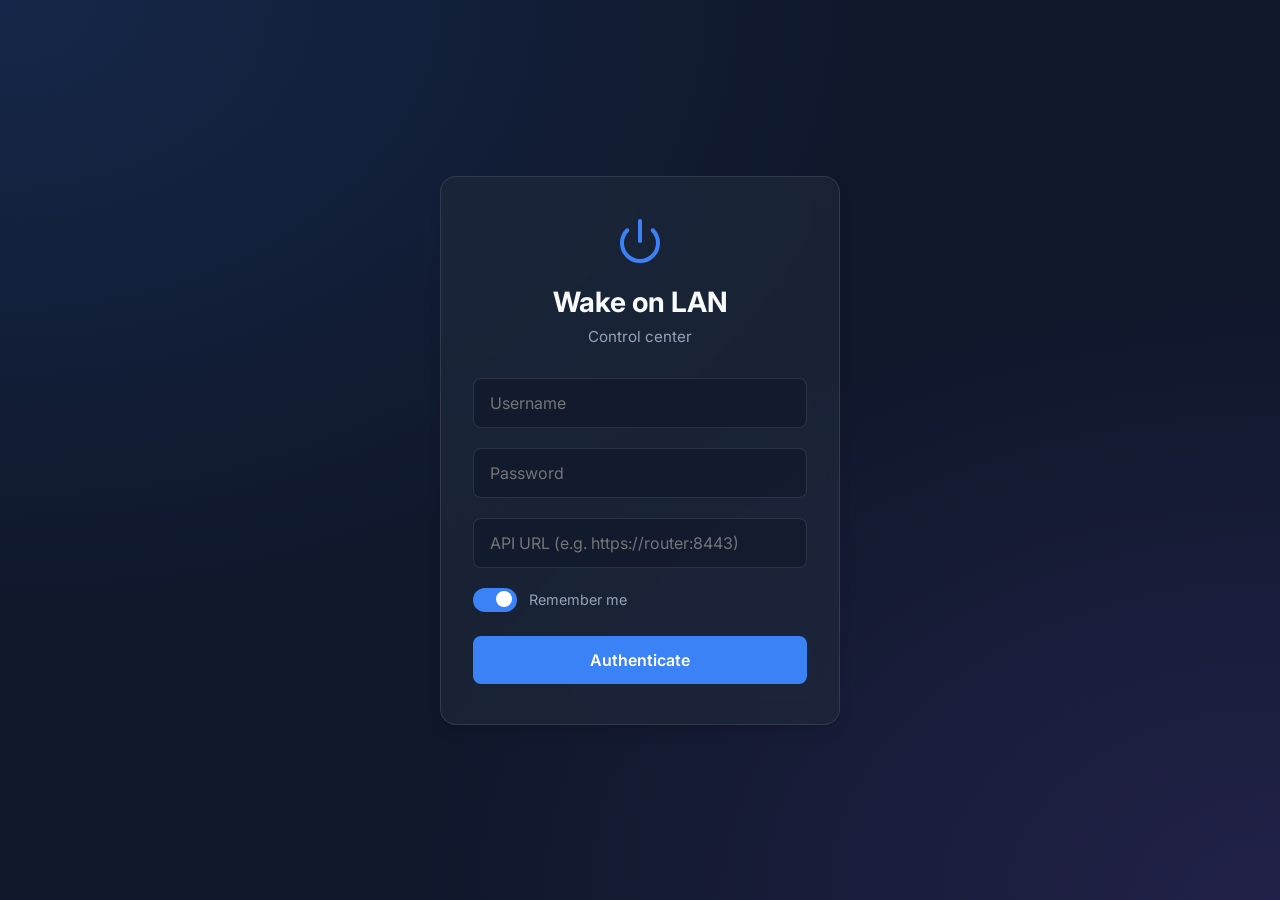
<file: index.html>
<!DOCTYPE html>
<html lang="en">

<head>
    <meta charset="UTF-8">
    <meta name="viewport" content="width=device-width, initial-scale=1.0">
    <title>WOL Control Center</title>
    <!-- Modern Google Font -->
    <link href="https://fonts.googleapis.com/css2?family=Inter:wght@400;500;600;700&display=swap" rel="stylesheet">
    <link rel="stylesheet" href="styles.css?v=v0.1.7">
    <link rel="icon" type="image/svg+xml" href="favicon.svg">
    <link rel="manifest" href="manifest.json">
    <meta name="theme-color" content="#0f172a">
    <script src="app.js?v=v0.1.7" defer></script>
</head>

<body>
    <div id="app">
        <!-- Login View -->
        <div id="login-view" class="view active">
            <div class="glass-panel login-panel">
                <div class="logo">
                    <svg viewBox="0 0 24 24" width="48" height="48" stroke="currentColor" stroke-width="2" fill="none"
                        stroke-linecap="round" stroke-linejoin="round" class="icon">
                        <path d="M18.36 6.64a9 9 0 1 1-12.73 0"></path>
                        <line x1="12" y1="2" x2="12" y2="12"></line>
                    </svg>
                </div>
                <h2>Wake on LAN</h2>
                <p class="subtitle">Control center</p>

                <form id="login-form">
                    <div class="input-group">
                        <input type="text" id="username" placeholder="Username" required>
                    </div>
                    <div class="input-group">
                        <input type="password" id="password" placeholder="Password" required>
                    </div>
                    <div class="input-group">
                        <input type="text" id="api-url" placeholder="API URL (e.g. https://router:8443)" required>
                    </div>
                    <label class="remember-me">
                        <input type="checkbox" id="remember-me" checked>
                        <span class="toggle-switch"></span>
                        <span class="remember-text">Remember me</span>
                    </label>
                    <button type="submit" class="btn btn-primary" id="login-btn">
                        <span class="btn-text">Authenticate</span>
                        <div class="spinner hidden"></div>
                    </button>
                    <div id="login-error" class="error-message"></div>
                </form>
            </div>
        </div>

        <!-- Dashboard View -->
        <div id="dashboard-view" class="view">
            <header class="dashboard-header">
                <div class="header-content">
                    <div class="logo-small">
                        <svg viewBox="0 0 24 24" width="24" height="24" stroke="currentColor" stroke-width="2"
                            fill="none" stroke-linecap="round" stroke-linejoin="round">
                            <path d="M18.36 6.64a9 9 0 1 1-12.73 0"></path>
                            <line x1="12" y1="2" x2="12" y2="12"></line>
                        </svg>
                        <h1>WOL Dashboard</h1>
                    </div>
                    <div class="user-menu-container">
                        <button id="user-menu-btn" class="btn btn-outline user-menu-btn">
                            <svg viewBox="0 0 24 24" width="16" height="16" stroke="currentColor" stroke-width="2"
                                fill="none" stroke-linecap="round" stroke-linejoin="round">
                                <path d="M20 21v-2a4 4 0 0 0-4-4H8a4 4 0 0 0-4 4v2"></path>
                                <circle cx="12" cy="7" r="4"></circle>
                            </svg>
                            <span id="display-username">User</span>
                            <svg id="menu-chevron" class="chevron" viewBox="0 0 24 24" width="14" height="14"
                                stroke="currentColor" stroke-width="2" fill="none" stroke-linecap="round"
                                stroke-linejoin="round">
                                <polyline points="6 9 12 15 18 9"></polyline>
                            </svg>
                        </button>
                        <div id="user-dropdown" class="dropdown-menu glass-panel hidden">
                            <div class="dropdown-header">
                                <div class="dropdown-header-title">
                                    <span class="dropdown-label">API Server</span>
                                    <span class="version-badge">v0.1.7</span>
                                </div>
                                <p class="dropdown-api-url" id="display-api-url">...</p>
                            </div>
                            <div class="dropdown-divider"></div>
                            <a href="https://github.com/Mat1RX/WakeOnLan-Control-Center" target="_blank"
                                class="btn btn-outline btn-full btn-sm">
                                <svg viewBox="0 0 24 24" width="16" height="16" stroke="currentColor" stroke-width="2"
                                    fill="none" stroke-linecap="round" stroke-linejoin="round">
                                    <path
                                        d="M9 19c-5 1.5-5-2.5-7-3m14 6v-3.87a3.37 3.37 0 0 0-.94-2.61c3.14-.35 6.44-1.54 6.44-7A5.44 5.44 0 0 0 20 4.77 5.07 5.07 0 0 0 19.91 1S18.73.65 16 2.48a13.38 13.38 0 0 0-7 0C6.27.65 5.09 1 5.09 1A5.07 5.07 0 0 0 5 4.77a5.44 5.44 0 0 0-1.5 3.78c0 5.42 3.3 6.61 6.44 7A3.37 3.37 0 0 0 9 18.13V22">
                                    </path>
                                </svg>
                                GitHub Repository
                            </a>
                            <button id="logout-btn" class="btn btn-danger btn-full btn-sm">
                                <svg viewBox="0 0 24 24" width="16" height="16" stroke="currentColor" stroke-width="2"
                                    fill="none" stroke-linecap="round" stroke-linejoin="round">
                                    <path d="M9 21H5a2 2 0 0 1-2-2V5a2 2 0 0 1 2-2h4"></path>
                                    <polyline points="16 17 21 12 16 7"></polyline>
                                    <line x1="21" y1="12" x2="9" y2="12"></line>
                                </svg>
                                Logout
                            </button>
                        </div>
                    </div>
                </div>
            </header>

            <main class="dashboard-main">
                <div class="panel-header">
                    <h2>Devices</h2>
                    <button id="refresh-all-btn" class="btn btn-secondary btn-sm">
                        <svg viewBox="0 0 24 24" width="16" height="16" stroke="currentColor" stroke-width="2"
                            fill="none" stroke-linecap="round" stroke-linejoin="round">
                            <polyline points="23 4 23 10 17 10"></polyline>
                            <polyline points="1 20 1 14 7 14"></polyline>
                            <path d="M3.51 9a9 9 0 0 1 14.85-3.36L23 10M1 14l4.64 4.36A9 9 0 0 0 20.49 15"></path>
                        </svg>
                        Refresh All
                    </button>
                </div>
                <div id="devices-list" class="devices-grid">
                    <!-- Devices will be injected here by JS -->
                    <div class="loading-state">
                        <div class="spinner"></div>
                        <p>Loading devices...</p>
                    </div>
                </div>
            </main>
        </div>
    </div>

    <!-- Template for Device Card -->
    <template id="device-card-template">
        <div class="device-card glass-panel">
            <div class="device-info">
                <h3 class="device-name">Device Name</h3>
                <div class="status-indicator">
                    <span class="status-dot offline"></span>
                    <span class="status-text">Checking status...</span>
                </div>
            </div>
            <div class="device-actions">
                <button class="btn btn-primary btn-wake">Wake Up</button>
                <button class="btn btn-icon btn-refresh" title="Check Status">
                    <svg viewBox="0 0 24 24" width="18" height="18" stroke="currentColor" stroke-width="2" fill="none"
                        stroke-linecap="round" stroke-linejoin="round">
                        <path d="M21.5 2v6h-6M2.5 22v-6h6M2 11.5a10 10 0 0 1 18.8-4.3M22 12.5a10 10 0 0 1-18.8 4.2" />
                    </svg>
                </button>
            </div>
        </div>
    </template>

    <div id="toast-container" class="toast-container"></div>
</body>

</html>
</file>
<file: styles.css>
:root {
    /* Background */
    --bg-color: #0f172a;
    --header-bg: rgba(15, 23, 42, 0.8);
    --input-bg: rgba(15, 23, 42, 0.6);
    --code-bg: rgba(0, 0, 0, 0.2);

    /* Panels / Glass */
    --panel-bg: rgba(30, 41, 59, 0.7);
    --panel-border: rgba(255, 255, 255, 0.1);

    /* Text */
    --text-primary: #f8fafc;
    --text-secondary: #94a3b8;
    --text-white: #ffffff;

    /* Brand Colors */
    --primary-color: #3b82f6;
    --primary-hover: #2563eb;
    --primary-glow: rgba(59, 130, 246, 0.15);
    --primary-subtle: rgba(59, 130, 246, 0.2);
    --primary-ring: rgba(59, 130, 246, 0.25);

    /* Accent (purple gradient) */
    --accent-color: rgba(139, 92, 246, 0.15);

    /* Semantic */
    --success-color: #10b981;
    --success-glow: rgba(16, 185, 129, 0.6);
    --warning-color: #f59e0b;
    --warning-glow: rgba(245, 158, 11, 0.6);
    --danger-color: #ef4444;
    --danger-hover: #dc2626;
    --danger-subtle: rgba(239, 68, 68, 0.1);
    --danger-border: rgba(239, 68, 68, 0.2);
    --danger-glow: rgba(239, 68, 68, 0.3);
    --offline-color: #64748b;

    /* Surfaces */
    --surface-hover: rgba(255, 255, 255, 0.05);
    --surface-subtle: rgba(255, 255, 255, 0.1);
    --surface-medium: rgba(255, 255, 255, 0.15);

    /* Spinner */
    --spinner-track: rgba(255, 255, 255, 0.3);

    /* Shadows */
    --shadow: 0 4px 6px -1px rgba(0, 0, 0, 0.1), 0 2px 4px -1px rgba(0, 0, 0, 0.06);
    --shadow-lg: 0 10px 15px -3px rgba(0, 0, 0, 0.1), 0 4px 6px -2px rgba(0, 0, 0, 0.05);
    --shadow-card: 0 15px 25px -5px rgba(0, 0, 0, 0.15), 0 8px 10px -6px rgba(0, 0, 0, 0.1);
    --shadow-danger: 0 4px 12px var(--danger-glow);
}

* {
    margin: 0;
    padding: 0;
    box-sizing: border-box;
}

body {
    font-family: 'Inter', -apple-system, BlinkMacSystemFont, 'Segoe UI', Roboto, Helvetica, Arial, sans-serif;
    background-color: var(--bg-color);
    background-image:
        radial-gradient(at 0% 0%, var(--primary-glow) 0px, transparent 50%),
        radial-gradient(at 100% 100%, var(--accent-color) 0px, transparent 50%);
    background-attachment: fixed;
    color: var(--text-primary);
    min-height: 100vh;
    display: flex;
    flex-direction: column;
}

#app {
    flex: 1;
    display: flex;
    flex-direction: column;
    opacity: 0;
    transition: opacity 0.35s ease;
}

#app.visible {
    opacity: 1;
}

/* View Management */
.view {
    display: none;
    flex: 1;
    animation: fadeIn 0.3s ease-in-out;
}

.view.active {
    display: flex;
    flex-direction: column;
}

@keyframes fadeIn {
    from { opacity: 0; transform: translateY(10px); }
    to { opacity: 1; transform: translateY(0); }
}

/* Glassmorphism Common */
.glass-panel {
    background: var(--panel-bg);
    backdrop-filter: blur(12px);
    -webkit-backdrop-filter: blur(12px);
    border: 1px solid var(--panel-border);
    border-radius: 16px;
    box-shadow: var(--shadow-lg);
}

/* --- Login View --- */
#login-view {
    justify-content: center;
    align-items: center;
    padding: 2rem;
}

.login-panel {
    width: 100%;
    max-width: 400px;
    padding: 2.5rem 2rem;
    text-align: center;
}

.logo {
    color: var(--primary-color);
    margin-bottom: 1rem;
}

.login-panel h2 {
    font-size: 1.75rem;
    font-weight: 700;
    margin-bottom: 0.5rem;
}

.login-panel .subtitle {
    color: var(--text-secondary);
    margin-bottom: 2rem;
    font-size: 0.95rem;
}

.input-group {
    margin-bottom: 1.25rem;
}

input {
    width: 100%;
    padding: 0.875rem 1rem;
    background: var(--input-bg);
    border: 1px solid var(--panel-border);
    border-radius: 8px;
    color: var(--text-primary);
    font-size: 1rem;
    transition: all 0.2s;
    font-family: inherit;
}

input:focus {
    outline: none;
    border-color: var(--primary-color);
    box-shadow: 0 0 0 2px var(--primary-ring);
}

.error-message {
    color: var(--danger-color);
    font-size: 0.875rem;
    text-align: center;
    display: none;
    margin-top: 1rem;
}

.error-message:not(:empty) {
    display: block;
}

.remember-me {
    display: flex;
    align-items: center;
    justify-content: flex-start;
    gap: 0.75rem;
    cursor: pointer;
    font-size: 0.9rem;
    color: var(--text-secondary);
    user-select: none;
    margin-bottom: 1.5rem;
    transition: color 0.2s;
    width: 100%;
}

.remember-me:hover {
    color: var(--text-primary);
}

.remember-me input {
    display: none;
}

.toggle-switch {
    position: relative;
    width: 44px;
    height: 24px;
    background: rgba(255, 255, 255, 0.08);
    border: 1px solid var(--border-color);
    border-radius: 24px;
    transition: all 0.3s ease;
}

.toggle-switch::after {
    content: "";
    position: absolute;
    top: 3px;
    left: 3px;
    width: 16px;
    height: 16px;
    background: var(--text-secondary);
    border-radius: 50%;
    transition: all 0.3s cubic-bezier(0.68, -0.55, 0.265, 1.55);
}

.remember-me input:checked + .toggle-switch {
    background: var(--primary-color);
    border-color: var(--primary-color);
}

.remember-me input:checked + .toggle-switch::after {
    left: 23px;
    background: white;
}


/* --- Buttons --- */
.btn {
    display: inline-flex;
    align-items: center;
    justify-content: center;
    gap: 0.5rem;
    padding: 0.875rem 1.5rem;
    border: none;
    border-radius: 8px;
    font-size: 1rem;
    font-weight: 600;
    cursor: pointer;
    transition: all 0.2s;
    font-family: inherit;
    text-decoration: none;
}

.btn:disabled {
    opacity: 0.7;
    cursor: not-allowed;
}

.btn-primary {
    width: 100%;
    background-color: var(--primary-color);
    color: var(--text-white);
}

.btn-primary:hover:not(:disabled) {
    background-color: var(--primary-hover);
    transform: translateY(-1px);
}

.btn-secondary {
    background-color: var(--surface-subtle);
    color: var(--text-primary);
}

.btn-secondary:hover:not(:disabled) {
    background-color: var(--surface-medium);
}

.btn-outline {
    background: transparent;
    border: 1px solid var(--panel-border);
    color: var(--text-primary);
}

.btn-outline:hover {
    background: var(--surface-hover);
}

.btn-danger {
    background: var(--danger-subtle);
    border: 1px solid var(--danger-border);
    color: var(--danger-color);
}

.btn-danger:hover:not(:disabled) {
    background-color: var(--danger-color);
    color: var(--text-white);
    transform: translateY(-1px);
    box-shadow: var(--shadow-danger);
}

.btn-sm {
    padding: 0.5rem 1rem;
    font-size: 0.875rem;
}

.btn-icon {
    padding: 0.6rem;
    background: var(--surface-hover);
    color: var(--text-secondary);
    border-radius: 8px;
}

.btn-icon:hover:not(:disabled) {
    background: var(--surface-subtle);
    color: var(--text-primary);
}

.btn-full {
    width: 100%;
}

/* --- Spinner --- */
.spinner {
    width: 20px;
    height: 20px;
    border: 2px solid var(--spinner-track);
    border-radius: 50%;
    border-top-color: var(--text-white);
    animation: spin 0.8s linear infinite;
}

.spinner.hidden {
    display: none;
}

@keyframes spin {
    to { transform: rotate(360deg); }
}

/* --- Dashboard View --- */
.dashboard-header {
    background: var(--header-bg);
    backdrop-filter: blur(8px);
    border-bottom: 1px solid var(--panel-border);
    padding: 1rem 2rem;
    position: sticky;
    top: 0;
    z-index: 10;
}

.header-content {
    max-width: 1000px;
    margin: 0 auto;
    display: flex;
    justify-content: space-between;
    align-items: center;
}

.logo-small {
    display: flex;
    align-items: center;
    gap: 0.75rem;
    color: var(--text-primary);
}

.logo-small h1 {
    font-size: 1.25rem;
    font-weight: 600;
}

.logo-small svg {
    color: var(--primary-color);
}

.dashboard-main {
    flex: 1;
    padding: 2rem;
    max-width: 1040px;
    margin: 0 auto;
    width: 100%;
}

.panel-header {
    display: flex;
    justify-content: space-between;
    align-items: center;
    margin-bottom: 1.5rem;
}

.panel-header h2 {
    font-size: 1.5rem;
    font-weight: 600;
}

/* Devices Grid */
.devices-grid {
    display: grid;
    grid-template-columns: repeat(auto-fill, minmax(300px, 1fr));
    gap: 1.5rem;
}

.loading-state {
    grid-column: 1 / -1;
    display: flex;
    flex-direction: column;
    align-items: center;
    justify-content: center;
    padding: 4rem 2rem;
    color: var(--text-secondary);
    gap: 1rem;
}

.device-card {
    padding: 1.5rem;
    display: flex;
    flex-direction: column;
    gap: 1.5rem;
    transition: transform 0.2s, box-shadow 0.2s;
}

.device-card:hover {
    transform: translateY(-2px);
    box-shadow: var(--shadow-card);
}

.device-info {
    display: flex;
    flex-direction: column;
    gap: 0.5rem;
}

.device-name {
    font-size: 1.25rem;
    font-weight: 600;
    word-break: break-all;
}

.status-indicator {
    display: flex;
    align-items: center;
    gap: 0.5rem;
    font-size: 0.9rem;
    color: var(--text-secondary);
}

.status-dot {
    width: 10px;
    height: 10px;
    border-radius: 50%;
}

.status-dot.online {
    background-color: var(--success-color);
    box-shadow: 0 0 8px var(--success-glow);
}

.status-dot.offline {
    background-color: var(--offline-color);
}

.status-dot.waking {
    background-color: var(--warning-color);
    box-shadow: 0 0 8px var(--warning-glow);
    animation: pulse 1.5s infinite;
}

@keyframes pulse {
    0% { transform: scale(0.95); opacity: 0.8; }
    50% { transform: scale(1.1); opacity: 1; }
    100% { transform: scale(0.95); opacity: 0.8; }
}

.device-actions {
    display: flex;
    gap: 0.75rem;
    margin-top: auto;
}

.device-actions .btn-wake {
    flex: 1;
}

@media (max-width: 600px) {
    .dashboard-header {
        padding: 1rem;
    }
    .dashboard-main {
        padding: 1rem;
    }
    .devices-grid {
        grid-template-columns: 1fr;
    }
}

/* --- User Menu --- */
.user-menu-container {
    position: relative;
}

.user-menu-btn {
    display: inline-flex;
    align-items: center;
    padding: 0.5rem 1rem;
    gap: 0.5rem;
}

#display-username {
    max-width: 120px;
    overflow: hidden;
    text-overflow: ellipsis;
    white-space: nowrap;
}

.user-menu-btn .chevron {
    transition: transform 0.2s;
}

.user-menu-btn.open .chevron {
    transform: rotate(180deg);
}

.dropdown-menu {
    position: absolute;
    top: calc(100% + 0.5rem);
    right: 0;
    min-width: 240px;
    padding: 1.25rem;
    display: flex;
    flex-direction: column;
    gap: 0.75rem;
    transform-origin: top right;
    transition: opacity 0.2s, transform 0.2s, visibility 0.2s;
    opacity: 1;
    visibility: visible;
    transform: scale(1);
    z-index: 50;
}

.dropdown-menu.hidden {
    opacity: 0;
    visibility: hidden;
    transform: scale(0.95);
    pointer-events: none;
}

.dropdown-header {
    display: flex;
    flex-direction: column;
    gap: 0.5rem;
    margin-bottom: 0.25rem;
}

.dropdown-header-title {
    display: flex;
    justify-content: space-between;
    align-items: center;
}

.dropdown-label {
    font-size: 0.75rem;
    text-transform: uppercase;
    letter-spacing: 0.05em;
    color: var(--text-secondary);
}

.version-badge {
    font-size: 0.7rem;
    font-weight: 600;
    padding: 0.15rem 0.4rem;
    background: var(--primary-subtle);
    color: var(--primary-color);
    border-radius: 4px;
    letter-spacing: 0.05em;
}

.dropdown-api-url {
    font-size: 0.85rem;
    color: var(--text-primary);
    word-break: break-all;
    font-family: monospace;
    background: var(--code-bg);
    padding: 0.5rem;
    border-radius: 6px;
    border: 1px solid var(--panel-border);
}

.dropdown-divider {
    height: 1px;
    background: var(--panel-border);
    margin: 0.25rem -1.25rem;
}

/* --- Toast Notifications --- */
.toast-container {
    position: fixed;
    bottom: 1.5rem;
    right: 1.5rem;
    z-index: 200;
    display: flex;
    flex-direction: column;
    gap: 0.5rem;
    pointer-events: none;
}

.toast {
    background: var(--panel-bg);
    backdrop-filter: blur(12px);
    -webkit-backdrop-filter: blur(12px);
    border: 1px solid var(--panel-border);
    border-radius: 10px;
    padding: 0.75rem 1rem;
    max-width: 320px;
    font-size: 0.875rem;
    font-weight: 500;
    color: var(--text-primary);
    box-shadow: var(--shadow-lg);
    opacity: 0;
    transform: translateX(1rem);
    transition: opacity 0.3s ease, transform 0.3s ease;
    pointer-events: auto;
}

.toast.toast-visible {
    opacity: 1;
    transform: translateX(0);
}

.toast.toast-error {
    border-color: var(--danger-border);
    background: rgba(239, 68, 68, 0.08);
    color: var(--danger-color);
}

.toast.toast-success {
    border-color: rgba(16, 185, 129, 0.3);
    background: rgba(16, 185, 129, 0.08);
    color: var(--success-color);
}

.toast.toast-warning {
    border-color: rgba(245, 158, 11, 0.3);
    background: rgba(245, 158, 11, 0.08);
    color: var(--warning-color);
}
</file>
<file: frontend/styles.css>
:root {
    /* Background */
    --bg-color: #0f172a;
    --header-bg: rgba(15, 23, 42, 0.8);
    --input-bg: rgba(15, 23, 42, 0.6);
    --code-bg: rgba(0, 0, 0, 0.2);

    /* Panels / Glass */
    --panel-bg: rgba(30, 41, 59, 0.7);
    --panel-border: rgba(255, 255, 255, 0.1);

    /* Text */
    --text-primary: #f8fafc;
    --text-secondary: #94a3b8;
    --text-white: #ffffff;

    /* Brand Colors */
    --primary-color: #3b82f6;
    --primary-hover: #2563eb;
    --primary-glow: rgba(59, 130, 246, 0.15);
    --primary-subtle: rgba(59, 130, 246, 0.2);
    --primary-ring: rgba(59, 130, 246, 0.25);

    /* Accent (purple gradient) */
    --accent-color: rgba(139, 92, 246, 0.15);

    /* Semantic */
    --success-color: #10b981;
    --success-glow: rgba(16, 185, 129, 0.6);
    --warning-color: #f59e0b;
    --warning-glow: rgba(245, 158, 11, 0.6);
    --danger-color: #ef4444;
    --danger-hover: #dc2626;
    --danger-subtle: rgba(239, 68, 68, 0.1);
    --danger-border: rgba(239, 68, 68, 0.2);
    --danger-glow: rgba(239, 68, 68, 0.3);
    --offline-color: #64748b;

    /* Surfaces */
    --surface-hover: rgba(255, 255, 255, 0.05);
    --surface-subtle: rgba(255, 255, 255, 0.1);
    --surface-medium: rgba(255, 255, 255, 0.15);

    /* Spinner */
    --spinner-track: rgba(255, 255, 255, 0.3);

    /* Shadows */
    --shadow: 0 4px 6px -1px rgba(0, 0, 0, 0.1), 0 2px 4px -1px rgba(0, 0, 0, 0.06);
    --shadow-lg: 0 10px 15px -3px rgba(0, 0, 0, 0.1), 0 4px 6px -2px rgba(0, 0, 0, 0.05);
    --shadow-card: 0 15px 25px -5px rgba(0, 0, 0, 0.15), 0 8px 10px -6px rgba(0, 0, 0, 0.1);
    --shadow-danger: 0 4px 12px var(--danger-glow);
}

* {
    margin: 0;
    padding: 0;
    box-sizing: border-box;
}

body {
    font-family: 'Inter', -apple-system, BlinkMacSystemFont, 'Segoe UI', Roboto, Helvetica, Arial, sans-serif;
    background-color: var(--bg-color);
    background-image:
        radial-gradient(at 0% 0%, var(--primary-glow) 0px, transparent 50%),
        radial-gradient(at 100% 100%, var(--accent-color) 0px, transparent 50%);
    background-attachment: fixed;
    color: var(--text-primary);
    min-height: 100vh;
    display: flex;
    flex-direction: column;
}

#app {
    flex: 1;
    display: flex;
    flex-direction: column;
    opacity: 0;
    transition: opacity 0.35s ease;
}

#app.visible {
    opacity: 1;
}

/* View Management */
.view {
    display: none;
    flex: 1;
    animation: fadeIn 0.3s ease-in-out;
}

.view.active {
    display: flex;
    flex-direction: column;
}

@keyframes fadeIn {
    from { opacity: 0; transform: translateY(10px); }
    to { opacity: 1; transform: translateY(0); }
}

/* Glassmorphism Common */
.glass-panel {
    background: var(--panel-bg);
    backdrop-filter: blur(12px);
    -webkit-backdrop-filter: blur(12px);
    border: 1px solid var(--panel-border);
    border-radius: 16px;
    box-shadow: var(--shadow-lg);
}

/* --- Login View --- */
#login-view {
    justify-content: center;
    align-items: center;
    padding: 2rem;
}

.login-panel {
    width: 100%;
    max-width: 400px;
    padding: 2.5rem 2rem;
    text-align: center;
}

.logo {
    color: var(--primary-color);
    margin-bottom: 1rem;
}

.login-panel h2 {
    font-size: 1.75rem;
    font-weight: 700;
    margin-bottom: 0.5rem;
}

.login-panel .subtitle {
    color: var(--text-secondary);
    margin-bottom: 2rem;
    font-size: 0.95rem;
}

.input-group {
    margin-bottom: 1.25rem;
}

input {
    width: 100%;
    padding: 0.875rem 1rem;
    background: var(--input-bg);
    border: 1px solid var(--panel-border);
    border-radius: 8px;
    color: var(--text-primary);
    font-size: 1rem;
    transition: all 0.2s;
    font-family: inherit;
}

input:focus {
    outline: none;
    border-color: var(--primary-color);
    box-shadow: 0 0 0 2px var(--primary-ring);
}

.error-message {
    color: var(--danger-color);
    font-size: 0.875rem;
    text-align: center;
    display: none;
    margin-top: 1rem;
}

.error-message:not(:empty) {
    display: block;
}

.remember-me {
    display: flex;
    align-items: center;
    justify-content: flex-start;
    gap: 0.75rem;
    cursor: pointer;
    font-size: 0.9rem;
    color: var(--text-secondary);
    user-select: none;
    margin-bottom: 1.5rem;
    transition: color 0.2s;
    width: 100%;
}

.remember-me:hover {
    color: var(--text-primary);
}

.remember-me input {
    display: none;
}

.toggle-switch {
    position: relative;
    width: 44px;
    height: 24px;
    background: rgba(255, 255, 255, 0.08);
    border: 1px solid var(--border-color);
    border-radius: 24px;
    transition: all 0.3s ease;
}

.toggle-switch::after {
    content: "";
    position: absolute;
    top: 3px;
    left: 3px;
    width: 16px;
    height: 16px;
    background: var(--text-secondary);
    border-radius: 50%;
    transition: all 0.3s cubic-bezier(0.68, -0.55, 0.265, 1.55);
}

.remember-me input:checked + .toggle-switch {
    background: var(--primary-color);
    border-color: var(--primary-color);
}

.remember-me input:checked + .toggle-switch::after {
    left: 23px;
    background: white;
}


/* --- Buttons --- */
.btn {
    display: inline-flex;
    align-items: center;
    justify-content: center;
    gap: 0.5rem;
    padding: 0.875rem 1.5rem;
    border: none;
    border-radius: 8px;
    font-size: 1rem;
    font-weight: 600;
    cursor: pointer;
    transition: all 0.2s;
    font-family: inherit;
    text-decoration: none;
}

.btn:disabled {
    opacity: 0.7;
    cursor: not-allowed;
}

.btn-primary {
    width: 100%;
    background-color: var(--primary-color);
    color: var(--text-white);
}

.btn-primary:hover:not(:disabled) {
    background-color: var(--primary-hover);
    transform: translateY(-1px);
}

.btn-secondary {
    background-color: var(--surface-subtle);
    color: var(--text-primary);
}

.btn-secondary:hover:not(:disabled) {
    background-color: var(--surface-medium);
}

.btn-outline {
    background: transparent;
    border: 1px solid var(--panel-border);
    color: var(--text-primary);
}

.btn-outline:hover {
    background: var(--surface-hover);
}

.btn-danger {
    background: var(--danger-subtle);
    border: 1px solid var(--danger-border);
    color: var(--danger-color);
}

.btn-danger:hover:not(:disabled) {
    background-color: var(--danger-color);
    color: var(--text-white);
    transform: translateY(-1px);
    box-shadow: var(--shadow-danger);
}

.btn-sm {
    padding: 0.5rem 1rem;
    font-size: 0.875rem;
}

.btn-icon {
    padding: 0.6rem;
    background: var(--surface-hover);
    color: var(--text-secondary);
    border-radius: 8px;
}

.btn-icon:hover:not(:disabled) {
    background: var(--surface-subtle);
    color: var(--text-primary);
}

.btn-full {
    width: 100%;
}

/* --- Spinner --- */
.spinner {
    width: 20px;
    height: 20px;
    border: 2px solid var(--spinner-track);
    border-radius: 50%;
    border-top-color: var(--text-white);
    animation: spin 0.8s linear infinite;
}

.spinner.hidden {
    display: none;
}

@keyframes spin {
    to { transform: rotate(360deg); }
}

/* --- Dashboard View --- */
.dashboard-header {
    background: var(--header-bg);
    backdrop-filter: blur(8px);
    border-bottom: 1px solid var(--panel-border);
    padding: 1rem 2rem;
    position: sticky;
    top: 0;
    z-index: 10;
}

.header-content {
    max-width: 1000px;
    margin: 0 auto;
    display: flex;
    justify-content: space-between;
    align-items: center;
}

.logo-small {
    display: flex;
    align-items: center;
    gap: 0.75rem;
    color: var(--text-primary);
}

.logo-small h1 {
    font-size: 1.25rem;
    font-weight: 600;
}

.logo-small svg {
    color: var(--primary-color);
}

.dashboard-main {
    flex: 1;
    padding: 2rem;
    max-width: 1040px;
    margin: 0 auto;
    width: 100%;
}

.panel-header {
    display: flex;
    justify-content: space-between;
    align-items: center;
    margin-bottom: 1.5rem;
}

.panel-header h2 {
    font-size: 1.5rem;
    font-weight: 600;
}

/* Devices Grid */
.devices-grid {
    display: grid;
    grid-template-columns: repeat(auto-fill, minmax(300px, 1fr));
    gap: 1.5rem;
}

.loading-state {
    grid-column: 1 / -1;
    display: flex;
    flex-direction: column;
    align-items: center;
    justify-content: center;
    padding: 4rem 2rem;
    color: var(--text-secondary);
    gap: 1rem;
}

.device-card {
    padding: 1.5rem;
    display: flex;
    flex-direction: column;
    gap: 1.5rem;
    transition: transform 0.2s, box-shadow 0.2s;
}

.device-card:hover {
    transform: translateY(-2px);
    box-shadow: var(--shadow-card);
}

.device-info {
    display: flex;
    flex-direction: column;
    gap: 0.5rem;
}

.device-name {
    font-size: 1.25rem;
    font-weight: 600;
    word-break: break-all;
}

.status-indicator {
    display: flex;
    align-items: center;
    gap: 0.5rem;
    font-size: 0.9rem;
    color: var(--text-secondary);
}

.status-dot {
    width: 10px;
    height: 10px;
    border-radius: 50%;
}

.status-dot.online {
    background-color: var(--success-color);
    box-shadow: 0 0 8px var(--success-glow);
}

.status-dot.offline {
    background-color: var(--offline-color);
}

.status-dot.waking {
    background-color: var(--warning-color);
    box-shadow: 0 0 8px var(--warning-glow);
    animation: pulse 1.5s infinite;
}

@keyframes pulse {
    0% { transform: scale(0.95); opacity: 0.8; }
    50% { transform: scale(1.1); opacity: 1; }
    100% { transform: scale(0.95); opacity: 0.8; }
}

.device-actions {
    display: flex;
    gap: 0.75rem;
    margin-top: auto;
}

.device-actions .btn-wake {
    flex: 1;
}

@media (max-width: 600px) {
    .dashboard-header {
        padding: 1rem;
    }
    .dashboard-main {
        padding: 1rem;
    }
    .devices-grid {
        grid-template-columns: 1fr;
    }
}

/* --- User Menu --- */
.user-menu-container {
    position: relative;
}

.user-menu-btn {
    display: inline-flex;
    align-items: center;
    padding: 0.5rem 1rem;
    gap: 0.5rem;
}

#display-username {
    max-width: 120px;
    overflow: hidden;
    text-overflow: ellipsis;
    white-space: nowrap;
}

.user-menu-btn .chevron {
    transition: transform 0.2s;
}

.user-menu-btn.open .chevron {
    transform: rotate(180deg);
}

.dropdown-menu {
    position: absolute;
    top: calc(100% + 0.5rem);
    right: 0;
    min-width: 240px;
    padding: 1.25rem;
    display: flex;
    flex-direction: column;
    gap: 0.75rem;
    transform-origin: top right;
    transition: opacity 0.2s, transform 0.2s, visibility 0.2s;
    opacity: 1;
    visibility: visible;
    transform: scale(1);
    z-index: 50;
}

.dropdown-menu.hidden {
    opacity: 0;
    visibility: hidden;
    transform: scale(0.95);
    pointer-events: none;
}

.dropdown-header {
    display: flex;
    flex-direction: column;
    gap: 0.5rem;
    margin-bottom: 0.25rem;
}

.dropdown-header-title {
    display: flex;
    justify-content: space-between;
    align-items: center;
}

.dropdown-label {
    font-size: 0.75rem;
    text-transform: uppercase;
    letter-spacing: 0.05em;
    color: var(--text-secondary);
}

.version-badge {
    font-size: 0.7rem;
    font-weight: 600;
    padding: 0.15rem 0.4rem;
    background: var(--primary-subtle);
    color: var(--primary-color);
    border-radius: 4px;
    letter-spacing: 0.05em;
}

.dropdown-api-url {
    font-size: 0.85rem;
    color: var(--text-primary);
    word-break: break-all;
    font-family: monospace;
    background: var(--code-bg);
    padding: 0.5rem;
    border-radius: 6px;
    border: 1px solid var(--panel-border);
}

.dropdown-divider {
    height: 1px;
    background: var(--panel-border);
    margin: 0.25rem -1.25rem;
}

/* --- Toast Notifications --- */
.toast-container {
    position: fixed;
    bottom: 1.5rem;
    right: 1.5rem;
    z-index: 200;
    display: flex;
    flex-direction: column;
    gap: 0.5rem;
    pointer-events: none;
}

.toast {
    background: var(--panel-bg);
    backdrop-filter: blur(12px);
    -webkit-backdrop-filter: blur(12px);
    border: 1px solid var(--panel-border);
    border-radius: 10px;
    padding: 0.75rem 1rem;
    max-width: 320px;
    font-size: 0.875rem;
    font-weight: 500;
    color: var(--text-primary);
    box-shadow: var(--shadow-lg);
    opacity: 0;
    transform: translateX(1rem);
    transition: opacity 0.3s ease, transform 0.3s ease;
    pointer-events: auto;
}

.toast.toast-visible {
    opacity: 1;
    transform: translateX(0);
}

.toast.toast-error {
    border-color: var(--danger-border);
    background: rgba(239, 68, 68, 0.08);
    color: var(--danger-color);
}

.toast.toast-success {
    border-color: rgba(16, 185, 129, 0.3);
    background: rgba(16, 185, 129, 0.08);
    color: var(--success-color);
}

.toast.toast-warning {
    border-color: rgba(245, 158, 11, 0.3);
    background: rgba(245, 158, 11, 0.08);
    color: var(--warning-color);
}
</file>
